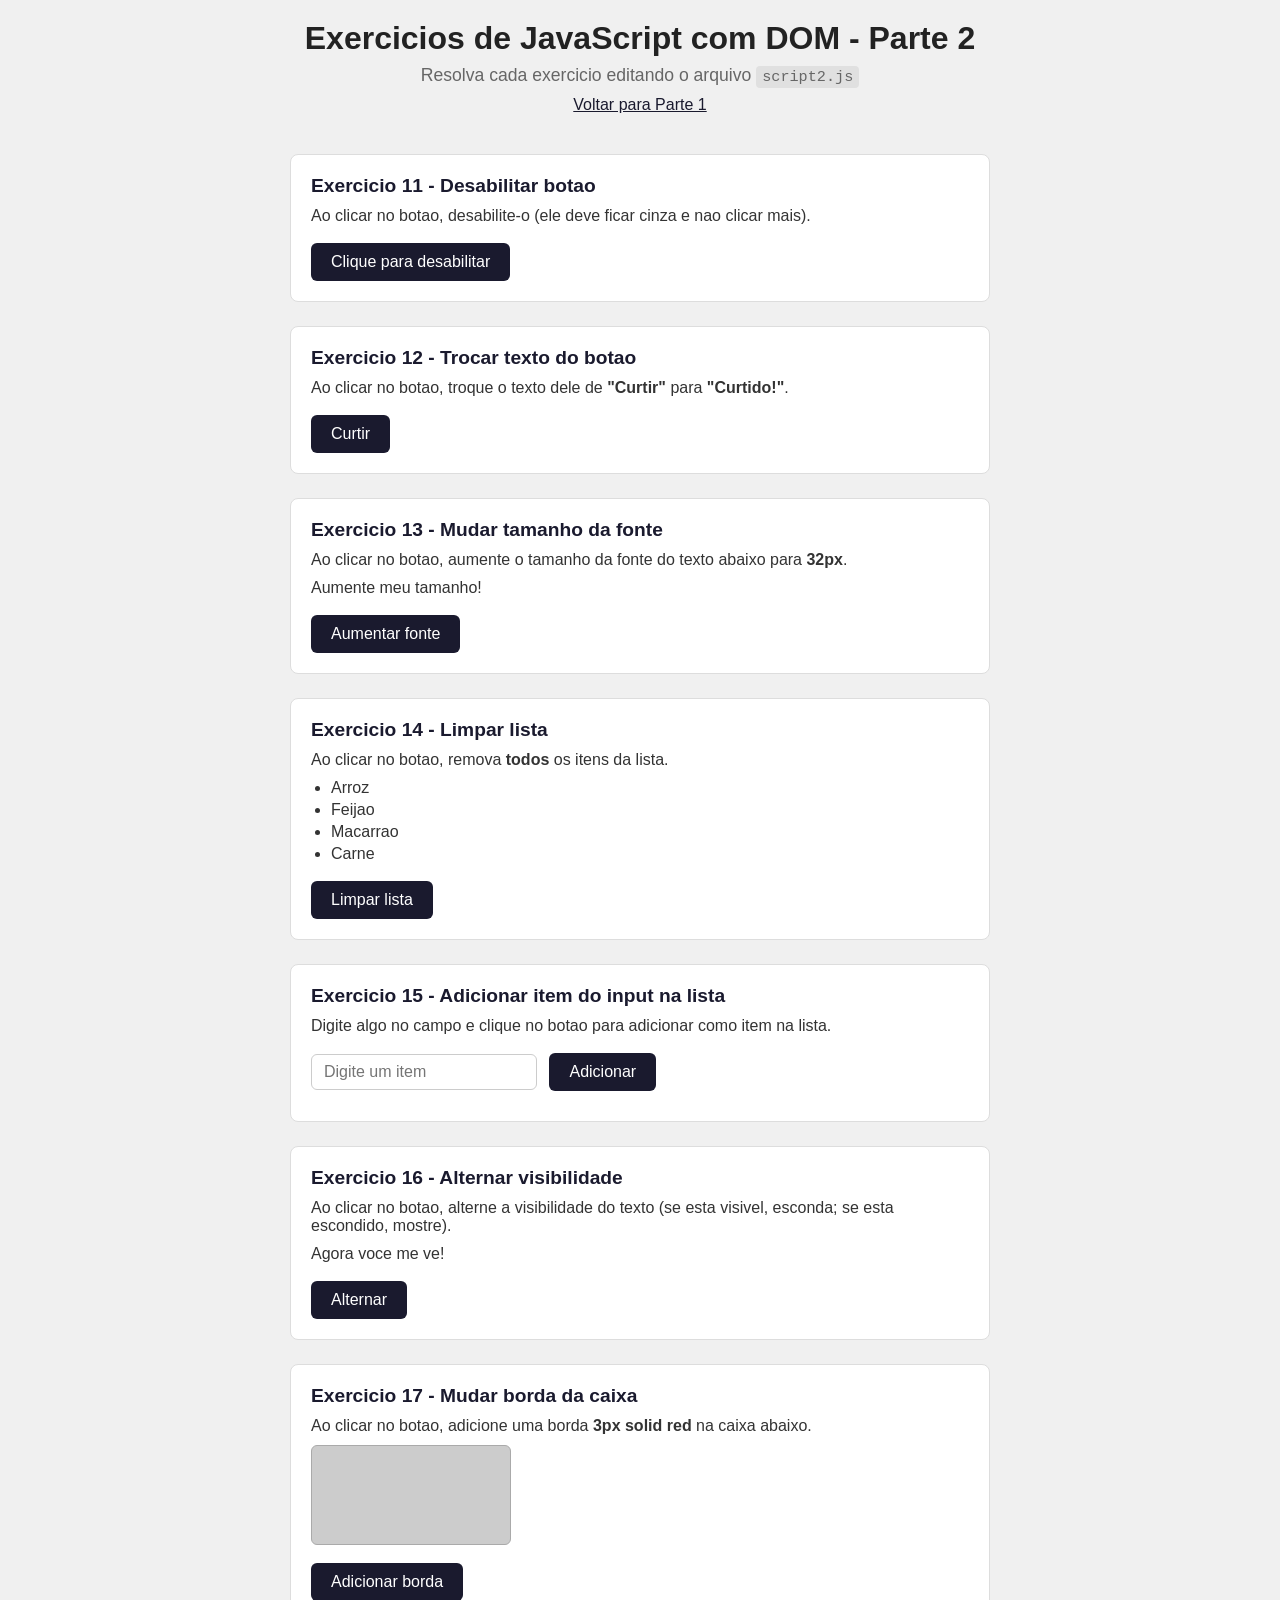
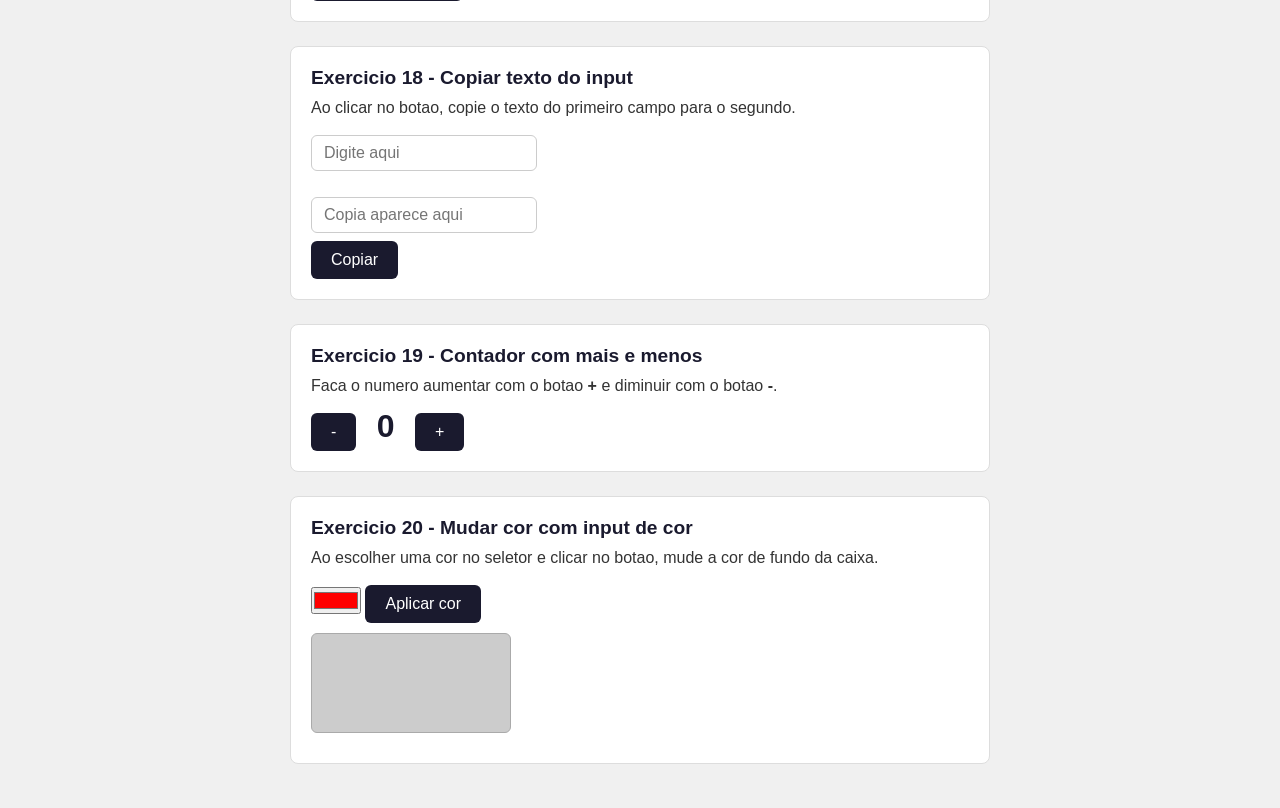
<file: exercicio2.html>
<!DOCTYPE html>
<html lang="pt-BR">
<head>
  <meta charset="UTF-8">
  <meta name="viewport" content="width=device-width, initial-scale=1.0">
  <title>Exercicios DOM - Parte 2</title>
  <link rel="stylesheet" href="style.css">
</head>
<body>
  <header>
    <h1>Exercicios de JavaScript com DOM - Parte 2</h1>
    <p class="subtitle">Resolva cada exercicio editando o arquivo <code>script2.js</code></p>
    <p style="margin-top: 10px;"><a href="index.html" style="color: #1a1a2e;">Voltar para Parte 1</a></p>
  </header>

  <main>

    <!-- Exercicio 11 -->
    <section class="exercicio">
      <h2>Exercicio 11 - Desabilitar botao</h2>
      <p>Ao clicar no botao, desabilite-o (ele deve ficar cinza e nao clicar mais).</p>
      <button id="btn11">Clique para desabilitar</button>
    </section>

    <!-- Exercicio 12 -->
    <section class="exercicio">
      <h2>Exercicio 12 - Trocar texto do botao</h2>
      <p>Ao clicar no botao, troque o texto dele de <strong>"Curtir"</strong> para <strong>"Curtido!"</strong>.</p>
      <button id="btn12">Curtir</button>
    </section>

    <!-- Exercicio 13 -->
    <section class="exercicio">
      <h2>Exercicio 13 - Mudar tamanho da fonte</h2>
      <p>Ao clicar no botao, aumente o tamanho da fonte do texto abaixo para <strong>32px</strong>.</p>
      <p id="texto13">Aumente meu tamanho!</p>
      <button id="btn13">Aumentar fonte</button>
    </section>

    <!-- Exercicio 14 -->
    <section class="exercicio">
      <h2>Exercicio 14 - Limpar lista</h2>
      <p>Ao clicar no botao, remova <strong>todos</strong> os itens da lista.</p>
      <ul id="lista14">
        <li>Arroz</li>
        <li>Feijao</li>
        <li>Macarrao</li>
        <li>Carne</li>
      </ul>
      <button id="btn14">Limpar lista</button>
    </section>

    <!-- Exercicio 15 -->
    <section class="exercicio">
      <h2>Exercicio 15 - Adicionar item do input na lista</h2>
      <p>Digite algo no campo e clique no botao para adicionar como item na lista.</p>
      <input type="text" id="input15" placeholder="Digite um item">
      <button id="btn15">Adicionar</button>
      <ul id="lista15"></ul>
    </section>

    <!-- Exercicio 16 -->
    <section class="exercicio">
      <h2>Exercicio 16 - Alternar visibilidade</h2>
      <p>Ao clicar no botao, alterne a visibilidade do texto (se esta visivel, esconda; se esta escondido, mostre).</p>
      <p id="texto16">Agora voce me ve!</p>
      <button id="btn16">Alternar</button>
    </section>

    <!-- Exercicio 17 -->
    <section class="exercicio">
      <h2>Exercicio 17 - Mudar borda da caixa</h2>
      <p>Ao clicar no botao, adicione uma borda <strong>3px solid red</strong> na caixa abaixo.</p>
      <div id="caixa17" class="caixa"></div>
      <button id="btn17">Adicionar borda</button>
    </section>

    <!-- Exercicio 18 -->
    <section class="exercicio">
      <h2>Exercicio 18 - Copiar texto do input</h2>
      <p>Ao clicar no botao, copie o texto do primeiro campo para o segundo.</p>
      <input type="text" id="input18a" placeholder="Digite aqui">
      <br><br>
      <input type="text" id="input18b" placeholder="Copia aparece aqui" readonly>
      <br>
      <button id="btn18">Copiar</button>
    </section>

    <!-- Exercicio 19 -->
    <section class="exercicio">
      <h2>Exercicio 19 - Contador com mais e menos</h2>
      <p>Faca o numero aumentar com o botao <strong>+</strong> e diminuir com o botao <strong>-</strong>.</p>
      <button id="btn19menos">-</button>
      <span id="contador19" style="font-size: 2rem; font-weight: bold; margin: 0 16px; color: #1a1a2e;">0</span>
      <button id="btn19mais">+</button>
    </section>

    <!-- Exercicio 20 -->
    <section class="exercicio">
      <h2>Exercicio 20 - Mudar cor com input de cor</h2>
      <p>Ao escolher uma cor no seletor e clicar no botao, mude a cor de fundo da caixa.</p>
      <input type="color" id="corInput20" value="#ff0000">
      <button id="btn20">Aplicar cor</button>
      <div id="caixa20" class="caixa" style="margin-top: 10px;"></div>
    </section>

  </main>

  <script src="script2.js"></script>
</body>
</html>
</file>
<file: style.css>
* {
  margin: 0;
  padding: 0;
  box-sizing: border-box;
}

body {
  font-family: Arial, sans-serif;
  background-color: #f0f0f0;
  color: #333;
  padding: 20px;
}

header {
  text-align: center;
  margin-bottom: 40px;
}

header h1 {
  font-size: 2rem;
  color: #222;
}

.subtitle {
  margin-top: 8px;
  font-size: 1.1rem;
  color: #666;
}

code {
  background-color: #e0e0e0;
  padding: 2px 6px;
  border-radius: 4px;
  font-size: 0.95rem;
}

main {
  max-width: 700px;
  margin: 0 auto;
}

.exercicio {
  background-color: #fff;
  border: 1px solid #ddd;
  border-radius: 8px;
  padding: 20px;
  margin-bottom: 24px;
}

.exercicio h2 {
  font-size: 1.2rem;
  margin-bottom: 10px;
  color: #1a1a2e;
}

.exercicio p {
  margin-bottom: 10px;
}

button {
  background-color: #1a1a2e;
  color: #fff;
  border: none;
  padding: 10px 20px;
  border-radius: 6px;
  cursor: pointer;
  font-size: 1rem;
  margin-top: 8px;
}

button:hover {
  background-color: #16213e;
}

input[type="text"] {
  padding: 8px 12px;
  border: 1px solid #ccc;
  border-radius: 6px;
  font-size: 1rem;
  margin-right: 8px;
  margin-top: 8px;
}

ul {
  padding-left: 20px;
  margin-bottom: 10px;
}

li {
  margin-bottom: 4px;
}

.caixa {
  width: 200px;
  height: 100px;
  background-color: #ccc;
  border: 1px solid #aaa;
  border-radius: 6px;
  margin-bottom: 10px;
}

img {
  border-radius: 8px;
  margin-bottom: 10px;
  max-width: 100%;
}

.destaque {
  background-color: #ffe600;
  padding: 4px 8px;
  font-weight: bold;
  font-size: 1.2rem;
  border-radius: 4px;
}

#contador6 {
  font-size: 2rem;
  font-weight: bold;
  color: #1a1a2e;
}
</file>
